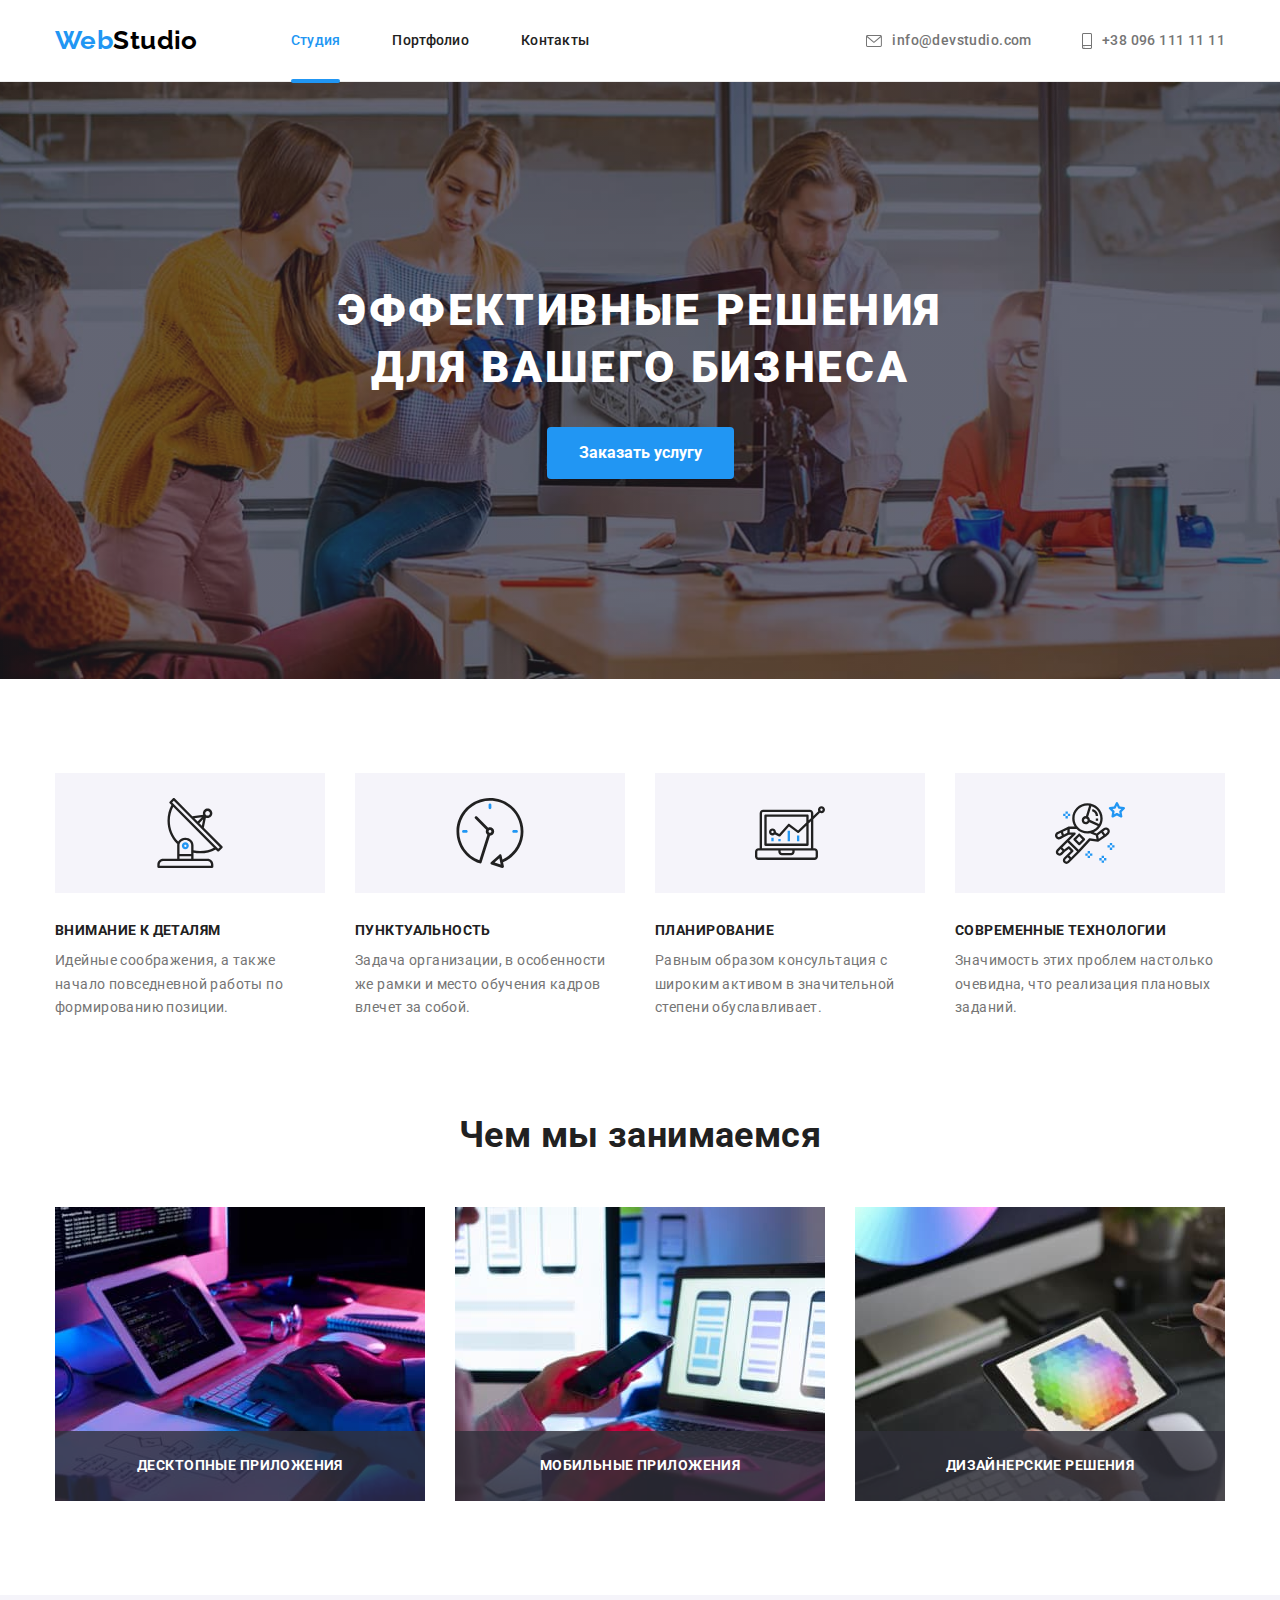
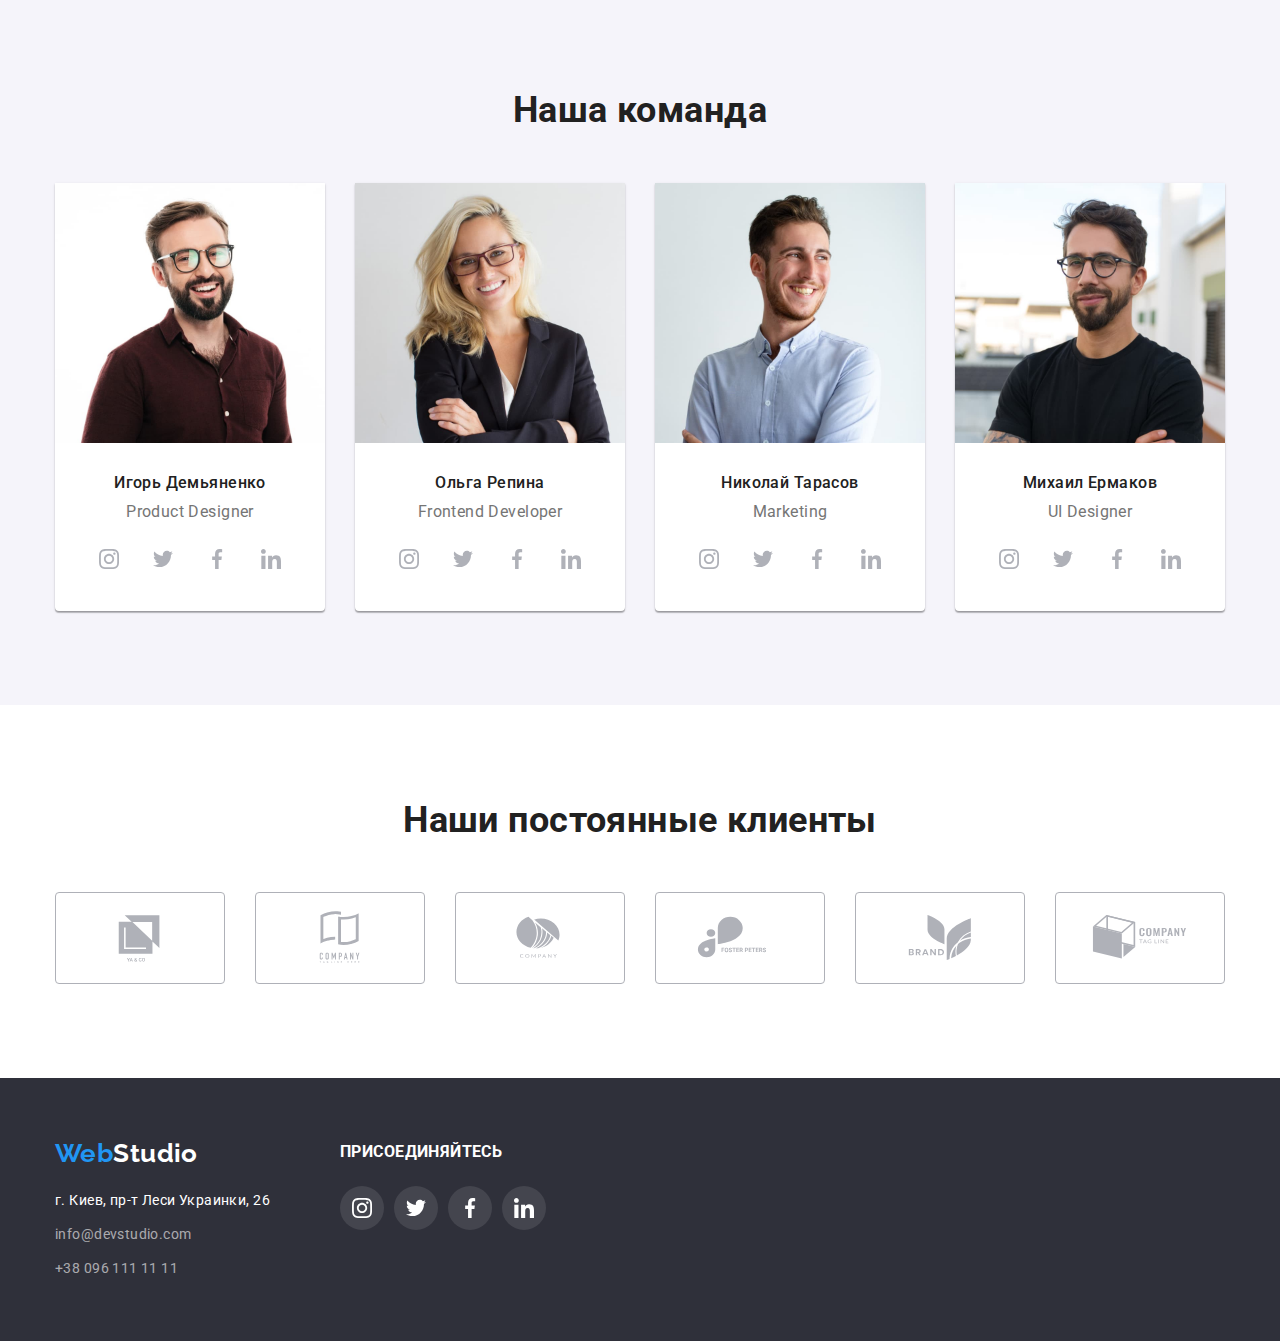
<file: index.html>
<!DOCTYPE html>
<html lang="en">
<head>
    <meta charset="UTF-8">
    <meta http-equiv="X-UA-Compatible" content="IE=edge">
    <meta name="viewport" content="width=device-width, initial-scale=1.0">
    <title>Document</title>
    <link rel="preconnect" href="https://fonts.googleapis.com">
    <link rel="preconnect" href="https://fonts.gstatic.com" crossorigin>
    <link href="https://fonts.googleapis.com/css2?family=Raleway:wght@700&family=Roboto:wght@400;500;700;900&display=swap"
        rel="stylesheet">
        <link rel="stylesheet" href="https://cdnjs.cloudflare.com/ajax/libs/modern-normalize/1.1.0/modern-normalize.min.css">
    <link rel="stylesheet" type="text/css" href="./css/style.css" />
</head>
<body>
  <!--Site header-->  
<header class="header">
    <div class="container header-container">
   <nav class="header-nav">  <!--Navigation-->
      <a href="/" class="logo link">Web<span class="logo-2-part link">Studio</span></a> <!--home page link-->
        <ul class="header-nav-list">
            <li class="header-nav-item"><a href="./index.html" class="header-nav-link link current">Студия</a></li>
            <li class="header-nav-item"><a href="./portfolio.html" class="header-nav-link link">Портфолио</a></li>
            <li class="header-nav-item"><a href="" class="header-nav-link link">Контакты</a></li>
        </ul>
   </nav> 
        <ul class="contacts"> <!--Contacts-->
            <li class="contacts-item"> 
                <a href="mailto:info@devstudio.com" class="contacts-link link">
                    <svg class="icon-header" style=" width: 16px; height: 12px;">
                        <use href="./images/symbol-defs.svg#icon-mail ">
                        </use>
                    </svg>
                    info@devstudio.com</a>
                </li>
            <li class="contacts-item">
                <a href="tel:+380961111111 " class="contacts-link link"><svg class="icon-header" style="width: 10px; height: 16px;">
                    <use href="./images/symbol-defs.svg#icon-tel"></use>
                    </svg>
                    +38 096 111 11 11</a>
            </li>
        </ul>
        </div>
</header>
<main>
    <!--Main content-->
    <section class="hero">
        <div class="container">
        <h1 class="hero-title">Эффективные решения для вашего бизнеса</h1>
        <button type="button" name="button" class="hero-button" data-open-modal>Заказать услугу</button> <!--Road to the page with prices-->
        </div>
    </section>
    <section class="section">
        <div class="container">
        <h2 class="visually-hidden">Наши преимущества</h2> <!--hidden by styles-->
        <ul class="advantage">
            <li class="advantage-item">
                <div class="icon-container">
                <svg class="icon-advantage" width="70px" height="70px">
                    <use href= "./images/symbol-defs.svg#icon-antenna"></use>
                </svg>
                </div>
                <h3 class="advantage-title">Внимание к деталям</h3>
                <p class="advantage-text">Идейные соображения, а также начало повседневной работы по формированию позиции.</p>
            </li>
            <li class="advantage-item">
                <div class="icon-container">
                <svg class="icon-advantage" width="70px" height="70px">
                    <use href="./images/symbol-defs.svg#icon-clock"></use>
                </svg>
                </div>
                <h3 class="advantage-title">Пунктуальность</h3>
                <p class="advantage-text">Задача организации, в особенности же рамки и место обучения кадров влечет за собой.</p>
            </li>
            <li class="advantage-item">
                <div class="icon-container">
             <svg class="icon-advantage" width="70px" height="70px">
                 <use href="./images/symbol-defs.svg#icon-diagram"></use>
            </svg>
            </div>
                <h3 class="advantage-title">Планирование</h3>
                <p class="advantage-text">Равным образом консультация с широким активом в значительной степени обуславливает.</p>
            </li>
            <li class="advantage-item">
                <div class="icon-container">
                <svg class="icon-advantage" width="70px" height="70px">
                    <use href="./images/symbol-defs.svg#icon-astronaut"></use>
                </svg>
                </div>
                <h3 class="advantage-title">Современные технологии</h3>
                <p class="advantage-text">Значимость этих проблем настолько очевидна, что реализация плановых заданий.</p>
            </li>
        </ul>
        </div>
    </section>
    <section class="section works">
        <div class="container">
        <h2 class="works-title">Чем мы занимаемся</h2> 
        <ul class=" works-list">
            <li class="works-item">
                <img class="work-link" src="./images/what_are_we_doing/hand_on_keyboard.jpg" alt=" hand on keyboard" width="370" height="295">
            <div class="works-link-cont">
                <h3 class="works-link-title">
                    ДЕСКТОПНЫЕ ПРИЛОЖЕНИЯ
                </h3>
            </div>
            </li>
            <li class="works-item">
                <img class="work-link" src="./images/what_are_we_doing/phone_and_laptop.jpg" alt="phone and laptop" width="370" height="295">
            <div class="works-link-cont">
                <h3 class="works-link-title">
                    МОБИЛЬНЫЕ ПРИЛОЖЕНИЯ
                </h3>
            </div>
            </li>
            <li class="works-item">
                <img class="work-link" src="./images/what_are_we_doing/tablet.jpg" alt="tablet" width="370" height="295">
            <div class="works-link-cont">
                <h3 class="works-link-title">
                    ДИЗАЙНЕРСКИЕ РЕШЕНИЯ 
                </h3>
            </div>
            </li>
        </ul>
        </div>
    </section>
    <section class="section team">
        <div class="container">
        <h2 class="team-main-title">Наша команда</h2>
        <ul class="team-list">
            <li class="team-item">
                <img src="./images/our_team/igor_demyanenko.jpg" alt="Igor Demyanenko" width="270" height="260">
                <div class="team-desc">
                <h3 class="team-title">Игорь Демьяненко</h3>
                <p class="team-text">Product Designer</p>
                <ul class="social-list">
                    <li class="social-item">
                        <a href="" class="social-link link">
                        <svg class="icon-social" width="20px" height="20px">
                            <use href="./images/symbol-defs.svg#icon-instagram">
                            </use>
                        </svg>
                        </a>
                    <li class="social-item">
                        <a href="" class="social-link link">
                            <svg class="icon-social" width="20px" height="20px">
                                <use href="./images/symbol-defs.svg#icon-twitter">
                                </use>
                            </svg>
                        </a>
                    <li class="social-item">
                        <a href="" class="social-link link">
                            <svg class="icon-social"  width="20px" height="20px">
                                <use href="./images/symbol-defs.svg#icon-facebook">
                                </use>
                            </svg>
                        </a>
                         </li>
                    <li class="social-item">
                        <a href="" class="social-link link">
                            <svg class="icon-social" width="20px" height="20px">
                                <use href="./images/symbol-defs.svg#icon-linkedin">
                                </use>
                            </svg>
                        </a>
                </ul>
                </div>
            </li>
            <li class="team-item">
                <img src="./images/our_team/olga_repina.jpg" alt="Olga Repina" width="270" height="260">
                <div class="team-desc">
                <h3 class="team-title">Ольга Репина</h3>
                <p class="team-text">Frontend Developer</p>
                <ul class="social-list">
                    <li class="social-item">
                        <a href="" class="social-link link">
                            <svg class="icon-social" width="20px" height="20px">
                                <use href="./images/symbol-defs.svg#icon-instagram">
                                </use>
                            </svg>
                        </a>
                    <li class="social-item">
                        <a href="" class="social-link link">
                            <svg class="icon-social" width="20px" height="20px">
                                <use href="./images/symbol-defs.svg#icon-twitter">
                                </use>
                            </svg>
                        </a>
                    <li class="social-item">
                        <a href="" class="social-link link">
                            <svg class="icon-social" width="20px" height="20px">
                                <use href="./images/symbol-defs.svg#icon-facebook">
                                </use>
                            </svg>
                        </a>
                    </li>
                    <li class="social-item">
                        <a href="" class="social-link link">
                            <svg class="icon-social" width="20px" height="20px">
                                <use href="./images/symbol-defs.svg#icon-linkedin">
                                </use>width="20px" height="20px"width="20px" height="20px"width="20px" height="20px"width="20px" height="20px"
                            </svg>
                        </a>
                </ul>
                </div>
            </li>
            <li class="team-item">
                <img src="./images/our_team/nikolay_tarasov.jpg" alt="Nikolay Tarasov" width="270" height="260">
                <div class="team-desc">
                <h3 class="team-title">Николай Тарасов</h3>
                <p class="team-text">Marketing</p>
                <ul class="social-list">
                    <li class="social-item">
                        <a href="" class="social-link link">
                            <svg class="icon-social" width="20px" height="20px">
                                <use href="./images/symbol-defs.svg#icon-instagram">
                                </use>
                            </svg>
                        </a>
                    <li class="social-item">
                        <a href="" class="social-link link">
                            <svg class="icon-social" width="20px" height="20px">
                                <use href="./images/symbol-defs.svg#icon-twitter">
                                </use>
                            </svg>
                        </a>
                    <li class="social-item">
                        <a href="" class="social-link link">
                            <svg class="icon-social" width="20px" height="20px">
                                <use href="./images/symbol-defs.svg#icon-facebook">
                                </use>
                            </svg>
                        </a>
                    </li>
                    <li class="social-item">
                        <a href="" class="social-link link">
                            <svg class="icon-social" width="20px" height="20px">
                                <use href="./images/symbol-defs.svg#icon-linkedin">
                                </use>
                            </svg>
                        </a>
                </ul>
                </div>
            </li>
            <li class="team-item">
                <img src="./images/our_team/mikhail_ermakov.jpg" alt="Mikhail Ermakov" width="270" height="260">
                <div class="team-desc">
                <h3 class="team-title">Михаил Ермаков</h3>
                <p class="team-text">UI Designer</p>
                <ul class="social-list">
                    <li class="social-item">
                        <a href="" class="social-link link">
                            <svg class="icon-social" width="20px" height="20px">
                                <use href="./images/symbol-defs.svg#icon-instagram">
                                </use>
                            </svg>
                        </a>
                    <li class="social-item">
                        <a href="" class="social-link link">
                            <svg class="icon-social" width="20px" height="20px">
                                <use href="./images/symbol-defs.svg#icon-twitter">
                                </use>
                            </svg>
                        </a>
                    <li class="social-item">
                        <a href="" class="social-link link">
                            <svg class="icon-social" width="20px" height="20px">
                                <use href="./images/symbol-defs.svg#icon-facebook">
                                </use>
                            </svg>
                        </a>
                    </li>
                    <li class="social-item">
                        <a href="" class="social-link link">
                            <svg class="icon-social" width="20px" height="20px">
                                <use href="./images/symbol-defs.svg#icon-linkedin">
                                </use>
                            </svg>
                        </a>
                </ul>
                </div>
            </li>
        </ul>
        </div>
    </section>
    <section class="section clients">
        <div class="container">
            <h2 class="clients-title">Наши постоянные клиенты</h2>
            <ul class="clients-list">
                <li class="clients-item">
                    <a href="" class="clients-link link">
                        <svg class="icon-clients" width="106px" height="60px">
                            <use href="./images/symbol-defs.svg#icon-company1"></use>
                        </svg>
                    </a>
                </li>
                <li class="clients-item">
                    <a href="" class="clients-link link">
                        <svg class="icon-clients"  width="106px" height="60px">
                            <use href="./images/symbol-defs.svg#icon-company2"></use>
                        </svg>
                    </a>
                </li>
                <li class="clients-item">
                    <a href="" class="clients-link link">
                        <svg class="icon-clients" width="106px" height="60px">
                            <use href="./images/symbol-defs.svg#icon-company3"></use>
                        </svg>
                    </a>
                </li>
                <li class="clients-item">
                    <a href="" class="clients-link link">
                        <svg class="icon-clients" width="106px" height="60px">
                            <use href="./images/symbol-defs.svg#icon-company4"></use>
                        </svg>
                    </a>
                </li>
                <li class="clients-item">
                    <a href="" class="clients-link link">
                        <svg class="icon-clients" width="106px" height="60px">
                            <use href="./images/symbol-defs.svg#icon-company5"></use>
                        </svg>
                    </a>
                </li>
                <li class="clients-item">
                    <a href="" class="clients-link link">
                        <svg class="icon-clients" width="106px" height="60px">
                            <use href="./images/symbol-defs.svg#icon-company6"></use>
                        </svg>
                    </a>
                </li>
            </ul>

        </div>

    </section>
</main>
<footer class="footer">
    <div class=" container footer-container">
        <div class="footer-block">
        <a href="/" class="logo-footer link">Web<span class="logo-2-part-footer link">Studio</span></a>
        <address class="address ">
            <!--Contacts-->
            <ul class="footer-contacts">
                <li class="footer-item real-address">г. Киев, пр-т Леси Украинки, 26</li>
                <li class="footer-item"><a href="mailto:info@devstudio.com" class="footer-link link">info@devstudio.com</a>
                </li>
                <li class="footer-item"><a href="tel:+380961111111 " class="footer-link link">+38 096 111 11 11</a></li>
            </ul>
    </address>
        </div>
        <div class="footer-block">
        <h3 class="footer-social-title">ПРИСОЕДИНЯЙТЕСЬ</h3>
        <ul class="social-list-footer">
            <li class="social-item-footer">
                <a href="" class="social-link-footer link">
                    <svg class="icon-social-footer" style="width: 20px; height: 20px;">
                        <use href="./images/symbol-defs.svg#icon-instagram">
                        </use>
                    </svg>
                </a>
            <li class="social-item-footer">
                <a href="" class="social-link-footer link">
                    <svg class="icon-social-footer" style="width: 20px; height: 20px;">
                        <use href="./images/symbol-defs.svg#icon-twitter">
                        </use>
                    </svg>
                </a>
            <li class="social-item-footer">
                <a href="" class="social-link-footer link">
                    <svg class="icon-social-footer" style="width: 20px; height: 20px;">
                        <use href="./images/symbol-defs.svg#icon-facebook">
                        </use>
                    </svg>
                </a>
            </li>
            <li class="social-item-footer">
                <a href="" class="social-link-footer link">
                    <svg class="icon-social-footer" style="width: 20px; height: 20px;">
                        <use href="./images/symbol-defs.svg#icon-linkedin">
                        </use>
                    </svg>
                </a>
        </ul>
        </div>
    </div>
        
</footer>
        <div class="backdrop is-hidden" data-backdrop>
            <div class="modal">
                <button type="button" name="button" class="btn-modal" data-close-modal>
                    <svg class="icon-close-black" width="18px" height="18px">
                        <use href="./images/symbol-defs.svg#icon-close-black">
                        </use>

                    </svg>
                </button>
            </div>
        </div>
<script src="./js/modal.js"></script>
</body>
</html>
</file>
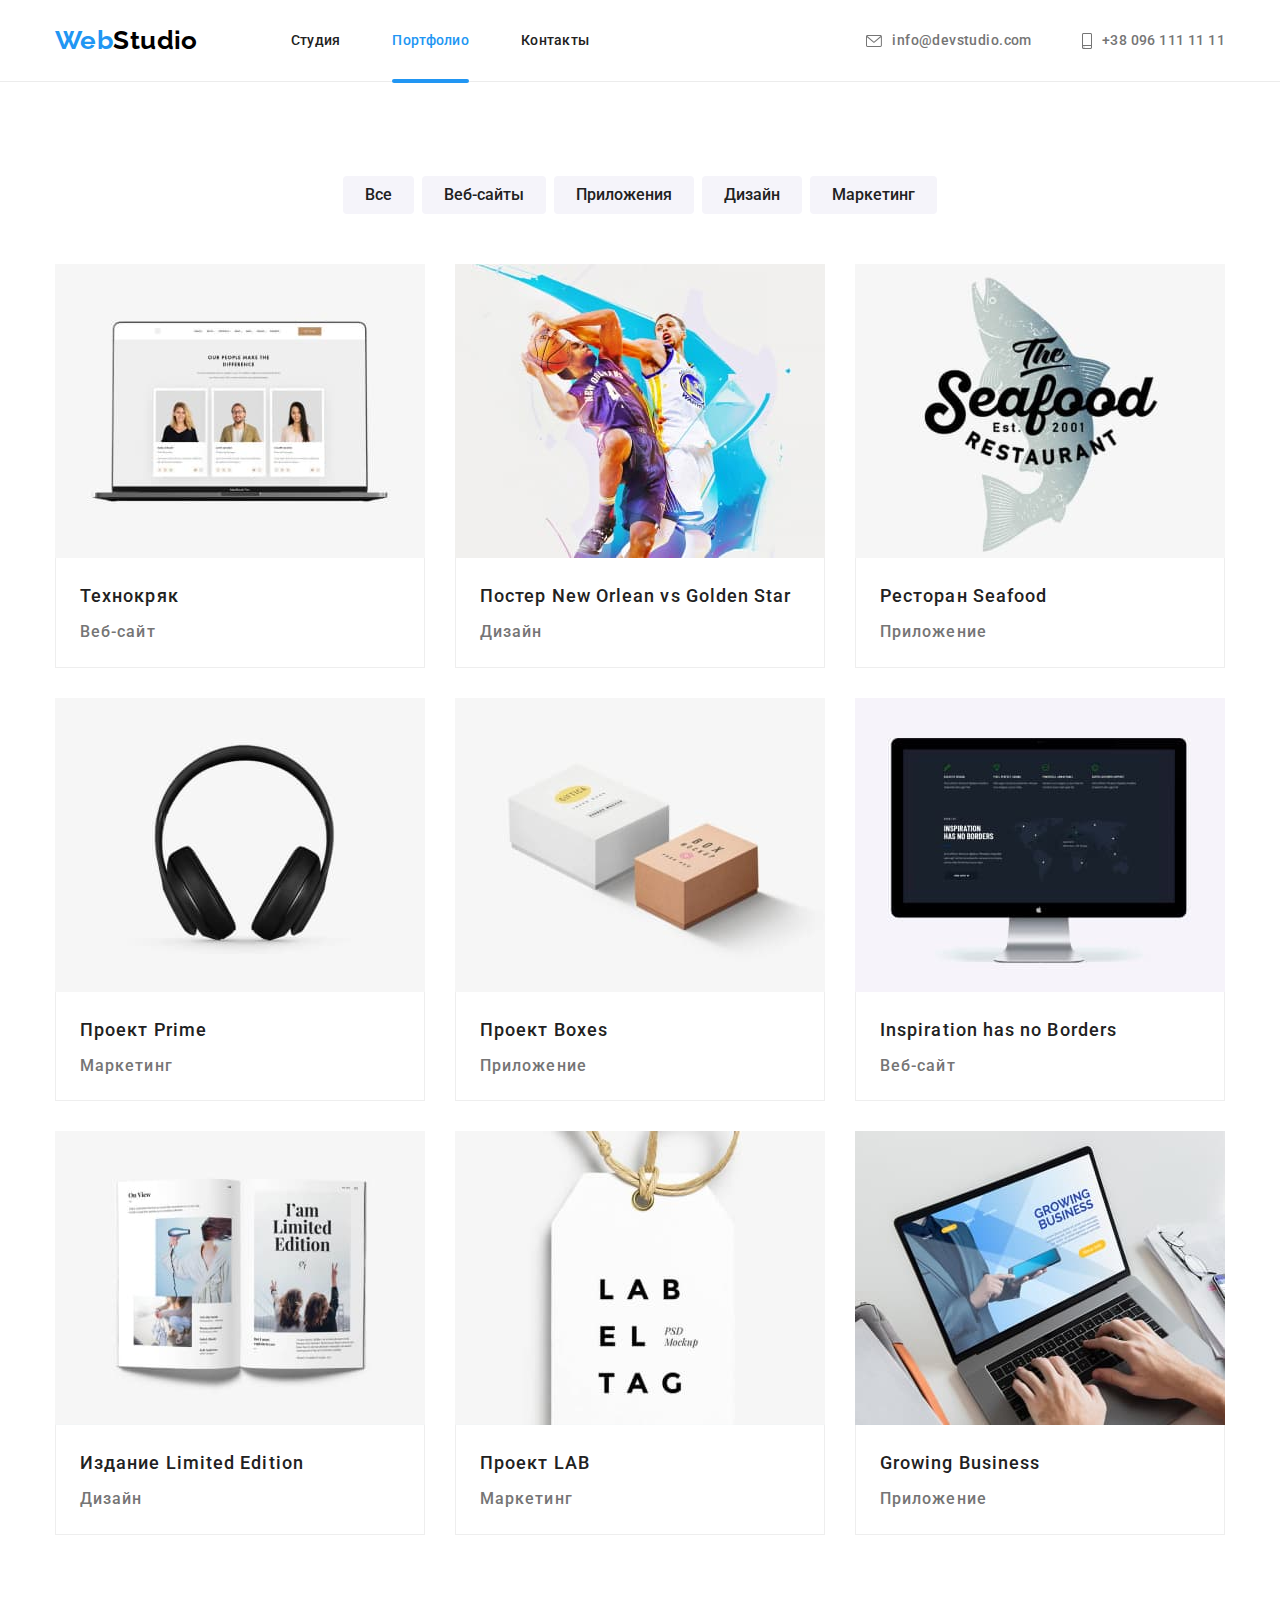
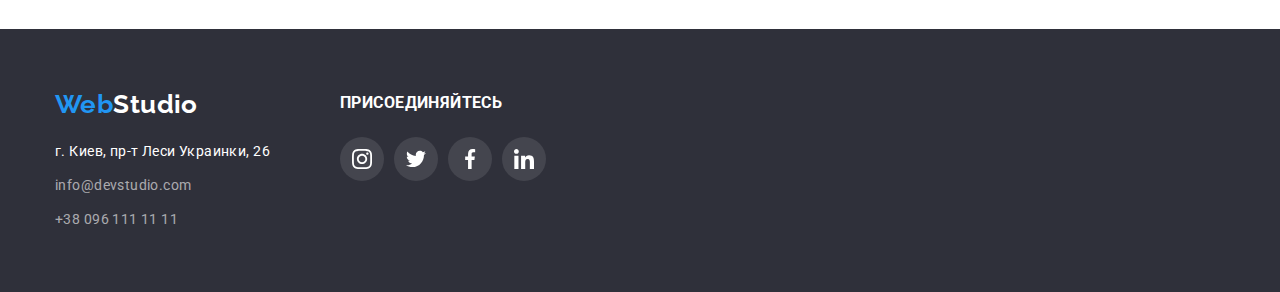
<file: portfolio.html>
<!DOCTYPE html>
<html lang="en">
  <head>
    <meta charset="UTF-8" />
    <meta http-equiv="X-UA-Compatible" content="IE=edge" />
    <meta name="viewport" content="width=device-width, initial-scale=1.0" />
    <title>Document</title>
    <link rel="preconnect" href="https://fonts.googleapis.com" />
    <link rel="preconnect" href="https://fonts.gstatic.com" crossorigin />
    <link
      href="https://fonts.googleapis.com/css2?family=Raleway:wght@700&family=Roboto:wght@400;500;700;900&display=swap"
      rel="stylesheet"
    />
    <link rel="stylesheet" href="https://cdnjs.cloudflare.com/ajax/libs/modern-normalize/1.1.0/modern-normalize.min.css">
    <link rel="stylesheet" type="text/css" href="./css/style.css" />
  </head>
  <body>
    <!--Site header-->
<header class="header">
  <div class="container header-container">
    <nav class="header-nav">
      <!--Navigation-->
      <a href="/" class="logo link">Web<span class="logo-2-part link">Studio</span></a>
      <!--home page link-->
      <ul class="header-nav-list">
        <li class="header-nav-item"><a href="./index.html" class="header-nav-link link">Студия</a></li>
        <li class="header-nav-item"><a href="./portfolio.html" class="header-nav-link link current">Портфолио</a></li>
        <li class="header-nav-item"><a href="" class="header-nav-link link">Контакты</a></li>
      </ul>
    </nav>
    <ul class="contacts">
      <!--Contacts-->
      <li class="contacts-item">
        <a href="mailto:info@devstudio.com" class="contacts-link link">
          <svg class="icon-header" style=" width: 16px; height: 12px;">
            <use href="./images/symbol-defs.svg#icon-mail ">
            </use>
          </svg>
          info@devstudio.com</a>
      </li>
      <li class="contacts-item">
        <a href="tel:+380961111111 " class="contacts-link link"><svg class="icon-header"
            style="width: 10px; height: 16px;">
            <use href="./images/symbol-defs.svg#icon-tel"></use>
          </svg>
          +38 096 111 11 11</a>
      </li>
    </ul>
  </div>
</header>
    <main>
      <!-- Main content -->
      <section class="section">
        <div class="container">
      <h1 class="visually-hidden">Страница портфолио</h1>
      <!--Hidden by styles-->
        <ul class="portfolio-nav">
          <!--navigation on portfolio-->
          <li class="portfolio-nav-item" ><button type="button" class="button">Все</button></li>
          <li class="portfolio-nav-item" ><button type="button" class="button">Веб-сайты</button></li>
          <li class="portfolio-nav-item" ><button type="button" class="button">Приложения</button></li>
          <li class="portfolio-nav-item" ><button type="button" class="button">Дизайн</button></li>
          <li class="portfolio-nav-item" ><button type="button" class="button">Маркетинг</button></li>
        </ul>
        <!--work example-->
        <ul class="ourworks">
          <li class="ourworks-item" >
            <a href="/" class="ourworks-link link">
            <div class="ourworks-thumb">
              <img src="./images/portfolio/technocrack.jpg" alt="technocrack" 
              width="370"
              height="295"/>
                <p class="product-text">
                  Технокряк это современная площадка распространения коронавируса. Компании используют эту платформу для цифрового
                  шпионажа и атак на защищённые сервера конкурентов.
                </p>
            </div>
              <div class="ourworks-content">
              <h2 class="ourworks-title">Технокряк</h2>
              <p class="ourworks-text">Веб-сайт</p>
              </div>
            </a>
          </li>
          <li class="ourworks-item">
            <a href="/" class="ourworks-link link">
            <div class="ourworks-thumb">
              <img
                src="./images/portfolio/new_orlean_vs_golden_star.jpg"
                alt="new_orlean_vs_golden_star"
                width="370"
                height="295"/> 
                <p class="product-text">
                  Технокряк это современная площадка распространения коронавируса. Компании используют эту платформу для цифрового
                  шпионажа и атак на защищённые сервера конкурентов.
                </p>
              </div>
                <div class="ourworks-content">
              <h2 class="ourworks-title">Постер New Orlean vs Golden Star</h2>
              <p class="ourworks-text">Дизайн</p>
              </div>
            </a>
          </li>
          <li class="ourworks-item" >
            <a href="/" class="ourworks-link link">
            <div class="ourworks-thumb">
              <img
                src="./images/portfolio/seafood.jpg"
                alt="seafood"
                width="370"
                height="295"/>
                
                  <p class="product-text">
                    Технокряк это современная площадка распространения коронавируса. Компании используют эту платформу для цифрового
                    шпионажа и атак на защищённые сервера конкурентов.
                  </p>
               
                </div>
              <div class="ourworks-content">
              <h2 class="ourworks-title">Ресторан Seafood</h2>
              <p class="ourworks-text">Приложение</p>
              </div>
            </a>
          </li>
          <li class="ourworks-item">
            <a href="/" class="ourworks-link link">
            <div class="ourworks-thumb">
              <img
                src="./images/portfolio/prime.jpg"
                alt="prime"
                width="370"
                height="295"
              />
              
              <p class="product-text">
              Технокряк это современная площадка распространения коронавируса. Компании используют эту платформу для цифрового
              шпионажа и атак на защищённые сервера конкурентов.
              </p>
              
              </div>
              <div class="ourworks-content">
              <h2 class="ourworks-title">Проект Prime</h2>
              <p class="ourworks-text">Маркетинг</p>
              </div>
            </a>
          </li>
          <li class="ourworks-item">
            <a href="/" class="ourworks-link link">
            <div class="ourworks-thumb">
              <img
                src="./images/portfolio/boxes.jpg"
                alt="boxes"
                width="370"
                height="295"
              />          
                              <p class="product-text">
                                Технокряк это современная площадка распространения коронавируса. Компании используют эту платформу для цифрового
                                шпионажа и атак на защищённые сервера конкурентов.
                              </p>
                            
                            </div>
              <div class="ourworks-content">
              <h2 class="ourworks-title">Проект Boxes</h2>
              <p class="ourworks-text">Приложение</p>
              </div>
            </a>
          </li>
          <li class="ourworks-item" >
            <a href="/" class="ourworks-link link">
            <div class="ourworks-thumb">
              <img
                src="./images/portfolio/inspiration_has_no_borders.jpg"
                alt="inspiration_has_no_borders"
                width="370"
                height="295"
              />
                            
                              <p class="product-text">
                                Технокряк это современная площадка распространения коронавируса. Компании используют эту платформу для цифрового
                                шпионажа и атак на защищённые сервера конкурентов.
                              </p>
                            
                            </div>
              <div class="ourworks-content">
              <h2 class="ourworks-title">Inspiration has no Borders</h2>
              <p class="ourworks-text">Веб-сайт</p>
              </div>
            </a>
          </li>
          <li class="ourworks-item">
            <a href="/" class="ourworks-link link">
            <div class="ourworks-thumb">
              <img
                src="./images/portfolio/limited_edition.jpg"
                alt="limited_edition"
                width="370"
                height="295"
              />
                            
                              <p class="product-text">
                                Технокряк это современная площадка распространения коронавируса. Компании используют эту платформу для цифрового
                                шпионажа и атак на защищённые сервера конкурентов.
                              </p>
                            
                            </div>
              <div class="ourworks-content">
              <h2 class="ourworks-title">Издание Limited Edition</h2>
              <p class="ourworks-text">Дизайн</p>
              </div>
            </a>
          </li>
          <li class="ourworks-item">
            <a href="/" class="ourworks-link link">
            <div class="ourworks-thumb">
              <img
                src="./images/portfolio/lab.jpg"
                alt="lab"
                width="370"
                height="295"
              />
                            
                              <p class="product-text">
                                Технокряк это современная площадка распространения коронавируса. Компании используют эту платформу для цифрового
                                шпионажа и атак на защищённые сервера конкурентов.
                              </p>
                            
                            </div>
              <div class="ourworks-content">
              <h2 class="ourworks-title">Проект LAB</h2>
              <p class="ourworks-text">Маркетинг</p>
              </div>
            </a>
          </li>
          <li class="ourworks-item">
            <a href="/ " class="ourworks-link link">
            <div class="ourworks-thumb">
              <img
                src="./images/portfolio/growing_business.jpg"
                alt="growing_business"
                width="370"
                height="295"
              />
                            
                              <p class="product-text">
                                Технокряк это современная площадка распространения коронавируса. Компании используют эту платформу для цифрового
                                шпионажа и атак на защищённые сервера конкурентов.
                              </p>
                            
                            </div>
              <div class="ourworks-content">
              <h2 class="ourworks-title">Growing Business</h2>
              <p class="ourworks-text">Приложение</p>
              </div>
            </a>
          </li>
        </ul>
        </div>
      </section>
    </main>
<footer class="footer">
  <div class=" container footer-container">
    <div class="footer-block">
      <a href="/" class="logo-footer link">Web<span class="logo-2-part-footer link">Studio</span></a>
      <address class="address ">
        <!--Contacts-->
        <ul class="footer-contacts">
          <li class="footer-item real-address">г. Киев, пр-т Леси Украинки, 26</li>
          <li class="footer-item"><a href="mailto:info@devstudio.com" class="footer-link link">info@devstudio.com</a>
          </li>
          <li class="footer-item"><a href="tel:+380961111111 " class="footer-link link">+38 096 111 11 11</a></li>
        </ul>
      </address>
    </div>
    <div class="footer-block">
      <h3 class="footer-social-title">ПРИСОЕДИНЯЙТЕСЬ</h3>
      <ul class="social-list-footer">
        <li class="social-item-footer">
          <a href="" class="social-link-footer link">
            <svg class="icon-social-footer" style="width: 20px; height: 20px;">
              <use href="./images/symbol-defs.svg#icon-instagram">
              </use>
            </svg>
          </a>
        <li class="social-item-footer">
          <a href="" class="social-link-footer link">
            <svg class="icon-social-footer" style="width: 20px; height: 20px;">
              <use href="./images/symbol-defs.svg#icon-twitter">
              </use>
            </svg>
          </a>
        <li class="social-item-footer">
          <a href="" class="social-link-footer link">
            <svg class="icon-social-footer" style="width: 20px; height: 20px;">
              <use href="./images/symbol-defs.svg#icon-facebook">
              </use>
            </svg>
          </a>
        </li>
        <li class="social-item-footer">
          <a href="" class="social-link-footer link">
            <svg class="icon-social-footer" style="width: 20px; height: 20px;">
              <use href="./images/symbol-defs.svg#icon-linkedin">
              </use>
            </svg>
          </a>
      </ul>
    </div>
  </div>

</footer>
  </body>
</html>
</file>
<file: css/style.css>
:root {
  --primary-text-color: #212121;
  --text-color: #757575;
  --accent-color: #2196f3;
  --primary-white-color: #ffffff;
  --main-background-color: #f5f4fa;
}

.link {
  text-decoration: none;
}
.visually-hidden {
  position: absolute;
  clip: rect(0 0 0 0);
  width: 1px;
  height: 1px;
  margin: -1px;
}

address {
  font-style: normal;
}

body {
  color: var(--primary-text-color);
  font-family: Roboto, sans-serif;
  font-size: 14px;
  line-height: 1.7;
  letter-spacing: 0.03em;
}
p,
h1,
h2,
h3,
h4,
h5,
h6 {
  margin: 0;
}

ul {
  margin: 0;
  padding-left: 0;
  list-style: none;
}

img {
  display: block;
  max-width: 100%;
  height: auto;
}

.container {
  width: 1200px;
  margin: 0 auto;
  padding-left: 15px;
  padding-right: 15px;
}

.section {
  padding-bottom: 94px;
  padding-top: 94px;
}

.works {
  padding-top: 0;
}

/* header */

.header {
  border-bottom: 1px solid #ececec;
}

.header-container {
  display: flex;
  align-items: center;
  padding-top: 25px;
  padding-bottom: 25px;
}

.header-nav {
  display: flex;
  align-items: center;
}

.logo {
  font-family: Raleway;
  font-weight: 700;
  font-size: 26px;
  line-height: 1.2;
  color: var(--accent-color);
  margin-right: 93px;
}

.logo-2-part {
  font-family: Raleway;
  font-weight: 700;
  font-size: 26px;
  line-height: 1.2;
  color: #000000;
}

.header-nav-list {
  display: flex;
  align-items: center;
}

.header-nav .header-nav-item:not(:last-child) {
  margin-right: 52px;
}

.header-nav-link {
  display: block;
  position: relative;
  font-family: Roboto;
  font-weight: 500;
  font-size: 14px;
  line-height: 1.1;
  letter-spacing: 0.02em;
  color: var(--primary-text-color);
  transition: color 250ms cubic-bezier(0.4, 0, 0.2, 1);
}

.current::after {
  display: block;
  content: "";
  position: absolute;
  left: 0;
  bottom: -35px;
  width: 100%;
  height: 4px;
  border-radius: 2px;
  background-color: var(--accent-color);
  transform: scaleX(1);
  opacity: 1;
}

.header-nav-link:hover,
.header-nav-link:focus {
  color: var(--accent-color);
}

.header-nav-link.current {
  color: var(--accent-color);
}

.contacts {
  margin-left: auto;
  display: flex;
  align-items: center;
}

.contacts-item:not(:last-child) {
  margin-right: 50px;
}

.contacts-link {
  display: flex;
  align-items: center;
  font-weight: 500;
  color: var(--text-color);
  transition: color 250ms cubic-bezier(0.4, 0, 0.2, 1);
}

.contacts-link:hover,
.contacts-link:focus {
  color: var(--accent-color);
}

.icon-header {
  fill: currentColor;
  margin-right: 10px;
}

/* hero*/
.hero {
  background-color: #2f303a;
  background-image: linear-gradient(
      rgba(47, 48, 58, 0.4),
      rgba(47, 48, 58, 0.4)
    ),
    url(../images/bg_img.jpg);
  background-repeat: no-repeat;
  background-position: center;
  background-size: cover;
  text-align: center;
  padding-top: 200px;
  padding-bottom: 200px;
}

.hero-title {
  font-weight: 900;
  font-size: 44px;
  line-height: 1.3;
  text-align: center;
  letter-spacing: 0.06em;
  text-transform: uppercase;
  color: var(--primary-white-color);
  margin: 0 auto;
  max-width: 700px;
}

.hero-button {
  background-color: var(--accent-color);
  color: var(--primary-white-color);
  cursor: pointer;
  font-family: Roboto;
  font-weight: 700;
  font-size: 16px;
  line-height: 1.8;
  border: none;
  border-radius: 4px;
  padding: 12px 32px;
  margin-top: 30px;
  transition: background-color 250ms cubic-bezier(0.4, 0, 0.2, 1);
}

.hero-button:hover,
.hero-button:focus {
  background-color: #188ce8;
}
/* advantage */
.advantage {
  display: flex;
}

.advantage-item:not(:last-child) {
  margin-right: 30px;
}

.icon-container {
  display: flex;
  align-items: center;
  justify-content: center;
  width: 270px;
  height: 120px;
  background-color: var(--main-background-color);
  margin-bottom: 30px;
}

.advantage-title {
  font-weight: 700;
  font-size: 14px;
  line-height: 1.1;
  color: var(--primary-text-color);
  text-transform: uppercase;
  margin-bottom: 10px;
}

.advantage-text {
  color: var(--text-color);
}
/* work */
.works-list {
  display: flex;
}

.works-item {
  display: block;
  box-sizing: border-box;
  position: relative;
}

.works-link-cont {
  display: block;
  box-sizing: border-box;
  position: absolute;
  left: 0;
  bottom: 0;
  width: 370px;
  height: 70px;
  background-color: rgba(47, 48, 58, 0.8);
}

.works-link-title {
  font-weight: 700;
  font-size: 14px;
  line-height: 1.1;
  text-align: center;
  padding-top: 27px;
  padding-bottom: 27px;
  color: var(--primary-white-color);
}

.works-item:not(:last-child) {
  margin-right: 30px;
}
.works-title {
  font-weight: 700;
  font-size: 36px;
  line-height: 1.2;
  text-align: center;
  color: var(--primary-text-color);
  margin-bottom: 50px;
}

/* team */
.team {
  background-color: var(--main-background-color);
}

.team-main-title {
  font-weight: 700;
  font-size: 36px;
  line-height: 1.2;
  text-align: center;
  color: var(--primary-text-color);
  margin-bottom: 50px;
}
.team-list {
  display: flex;
}
.team-item {
  background-color: var(--primary-white-color);
  box-shadow: 0px 1px 3px rgba(0, 0, 0, 0.12), 0px 1px 1px rgba(0, 0, 0, 0.14),
    0px 2px 1px rgba(0, 0, 0, 0.2);
  border-radius: 0px 0px 4px 4px;
}

.team-item:not(:last-child) {
  margin-right: 30px;
}

.team-desc {
  padding: 30px 0;
}

.team-title {
  font-weight: 500;
  font-size: 16px;
  line-height: 1.2;
  text-align: center;
  color: var(--primary-text-color);
  margin-bottom: 10px;
}

.team-text {
  font-size: 16px;
  line-height: 1.2;
  text-align: center;
  color: var(--text-color);
}

.social-list {
  display: flex;
  justify-content: center;
  margin-top: 16px;
}

.social-item {
  width: 44px;
  height: 44px;
}

.social-item + .social-item {
  margin-left: 10px;
}

.social-link {
  width: 100%;
  height: 100%;
  border-radius: 50%;
  background-color: #ffffff;
  display: flex;
  align-items: center;
  justify-content: center;
  transition: background-color 250ms cubic-bezier(0.4, 0, 0.2, 1);
}

.social-link:hover,
.social-link:focus {
  background-color: var(--accent-color);
}

.social-link:hover .icon-social,
.social-link:focus .icon-social {
  fill: var(--primary-white-color);
  transition: fill 250ms cubic-bezier(0.4, 0, 0.2, 1);
}

.icon-social {
  fill: #afb1b8;
}

/* clients */

.clients-title {
  font-weight: 700;
  font-size: 36px;
  line-height: 1.2;
  text-align: center;
  color: var(--primary-text-color);
  margin-bottom: 50px;
}

.clients-list {
  display: flex;
}

.clients-item {
  flex-basis: calc((100% - 150px) / 6);
  height: 92px;
}

.clients-item + .clients-item {
  margin-left: 30px;
}

.clients-link {
  width: 100%;
  height: 100%;
  border: 1px solid #afb1b8;
  background-color: #ffffff;
  display: flex;
  align-items: center;
  justify-content: center;
  border-radius: 4px;
  transition: border-color 250ms cubic-bezier(0.4, 0, 0.2, 1);
}

.clients-link:hover,
.clients-link:focus {
  border-color: var(--accent-color);
}

.clients-link:hover .icon-clients,
.clients-link:focus .icon-clients {
  fill: var(--accent-color);
}

.icon-clients {
  fill: #afb1b8;
  transition: fill 250ms cubic-bezier(0.4, 0, 0.2, 1);
}

/* porfolio */
.portfolio-nav {
  display: flex;
  align-items: center;
  justify-content: center;
  margin-bottom: 50px;
}

.portfolio-nav-item:not(:last-child) {
  margin-right: 8px;
}

.button {
  font-family: Roboto;
  font-weight: 500;
  font-size: 16px;
  line-height: 1.6;
  text-align: center;
  background-color: var(--main-background-color);
  color: var(--primary-text-color);
  cursor: pointer;
  border: none;
  padding: 6px 22px;
  border-radius: 4px;
  transition: color 250ms cubic-bezier(0.4, 0, 0.2, 1),
    background-color 250ms cubic-bezier(0.4, 0, 0.2, 1),
    box-shadow 250ms cubic-bezier(0.4, 0, 0.2, 1);
}

.button:hover,
.button:focus {
  color: var(--primary-white-color);
  background-color: var(--accent-color);
  box-shadow: 0px 3px 1px rgba(0, 0, 0, 0.1), 0px 1px 2px rgba(0, 0, 0, 0.08),
    0px 2px 2px rgba(0, 0, 0, 0.12);
  border-radius: 4px;
}

.ourworks {
  display: flex;
  flex-wrap: wrap;
  margin-top: -30px;
  margin-left: -30px;
}

.ourworks-content {
  border-left: 1px solid #eee;
  border-right: 1px solid #eee;
  border-bottom: 1px solid #eee;
  padding: 20px 24px;
}

.ourworks-item {
  flex-basis: calc((100% - 90px) / 3);
  margin-top: 30px;
  margin-left: 30px;
  transition: box-shadow 250ms cubic-bezier(0.4, 0, 0.2, 1);
}

.ourworks-thumb {
  position: relative;
  overflow: hidden;
}

.ourworks-item:hover .product-text {
  transform: translateX(0);
}

.ourworks-link:focus .product-text {
  transform: translateX(0);
}

.ourworks-link:focus {
  box-shadow: 0px 1px 1px rgba(0, 0, 0, 0.12), 0px 4px 4px rgba(0, 0, 0, 0.06),
    1px 4px 6px rgba(0, 0, 0, 0.16);
}

.ourworks-item:hover,
.ourworks-item:focus {
  box-shadow: 0px 1px 1px rgba(0, 0, 0, 0.12), 0px 4px 4px rgba(0, 0, 0, 0.06),
    1px 4px 6px rgba(0, 0, 0, 0.16);
}

.product-text {
  position: absolute;
  top: 0;
  left: 0;
  height: 100%;
  font-size: 18px;
  line-height: 1.5;
  color: var(--primary-white-color);
  background-color: rgba(33, 150, 243, 0.9);
  text-align: center;
  padding: 63px 24px;
  transform: translate(0, 100%);
  transition: transform 250ms cubic-bezier(0.4, 0, 0.2, 1);
}

.ourworks-link {
  display: block;
  font-weight: 500;
  font-size: 18px;
  line-height: 2;
  letter-spacing: 0.06em;
  color: var(--primary-text-color);
  transition: box-shadow 250ms cubic-bezier(0.4, 0, 0.2, 1);
}

.ourworks-title {
  font-weight: 500;
  font-size: 18px;
  line-height: 2;
  letter-spacing: 0.06em;
  color: var(--primary-text-color);
  margin-bottom: 4px;
}
.ourworks-text {
  font-size: 16px;
  line-height: 1.8;
  color: var(--text-color);
}
/* footer */

.footer {
  background-color: #2f303a;
  padding-top: 60px;
  padding-bottom: 60px;
}

.footer-container {
  display: flex;
}

.logo-footer {
  font-family: Raleway;
  font-weight: 700;
  font-size: 26px;
  line-height: 1.2;
  color: var(--accent-color);
}

.logo-2-part-footer {
  color: var(--primary-white-color);
  font-family: Raleway;
  font-weight: 700;
  font-size: 26px;
  line-height: 1.2;
}

.address {
  display: flex;
  margin-top: 20px;
}
.footer-block {
  display: flex;
  flex-direction: column;
}

.footer-block + .footer-block {
  margin-left: 70px;
}

.footer-item:not(:first-child) {
  margin-top: 10px;
}
.real-address {
  color: var(--primary-white-color);
}

.footer-link {
  color: rgba(255, 255, 255, 0.6);
}

.footer-social-title {
  display: flex;
  color: var(--primary-white-color);
  margin-bottom: 20px;
}
.social-list-footer {
  display: flex;
  align-items: center;
}

.social-item-footer {
  width: 44px;
  height: 44px;
}

.social-item-footer + .social-item-footer {
  margin-left: 10px;
}

.social-link-footer {
  width: 100%;
  height: 100%;
  border-radius: 50%;
  background-color: rgba(255, 255, 255, 0.1);
  display: flex;
  align-items: center;
  justify-content: center;
  fill: var(--primary-white-color);
  transition: background-color 250ms cubic-bezier(0.4, 0, 0.2, 1);
}

.social-link-footer:hover,
.social-link-footer:focus {
  background-color: var(--accent-color);
}

/* modal window */

.backdrop {
  position: fixed;
  top: 0;
  left: 0;
  width: 100%;
  height: 100%;
  background-color: rgba(0, 0, 0, 0.5);
  opacity: 1;
  transition: opacity 250ms cubic-bezier(0.4, 0, 0.2, 1),
    visibility 250ms cubic-bezier(0.4, 0, 0.2, 1);
}

.backdrop.is-hidden {
  visibility: hidden;
  opacity: 0;
  pointer-events: none;
}

.backdrop.is-hidden .modal {
  transform: translate(-50%, -50%) scale(1.1);
}

.modal {
  position: absolute;
  top: 50%;
  left: 50%;
  min-height: 581px;
  min-width: 528px;
  padding: 15px;
  background-color: #fff;
  transform: translate(-50%, -50%) scale(1);
  transition: transform 250ms cubic-bezier(0.4, 0, 0.2, 1);
}

.btn-modal {
  position: absolute;
  right: 0;
  top: 0;
  height: 30px;
  border-radius: 50%;
  border: 1px solid rgba(0, 0, 0, 0.1);
  cursor: pointer;
  background-color: var(--primary-white-color);
  margin-top: 8px;
  margin-right: 8px;
  display: flex;
  align-items: center;
  justify-content: center;
}

.icon-close-black {
  width: 18px;
  height: 18px;
}
</file>
